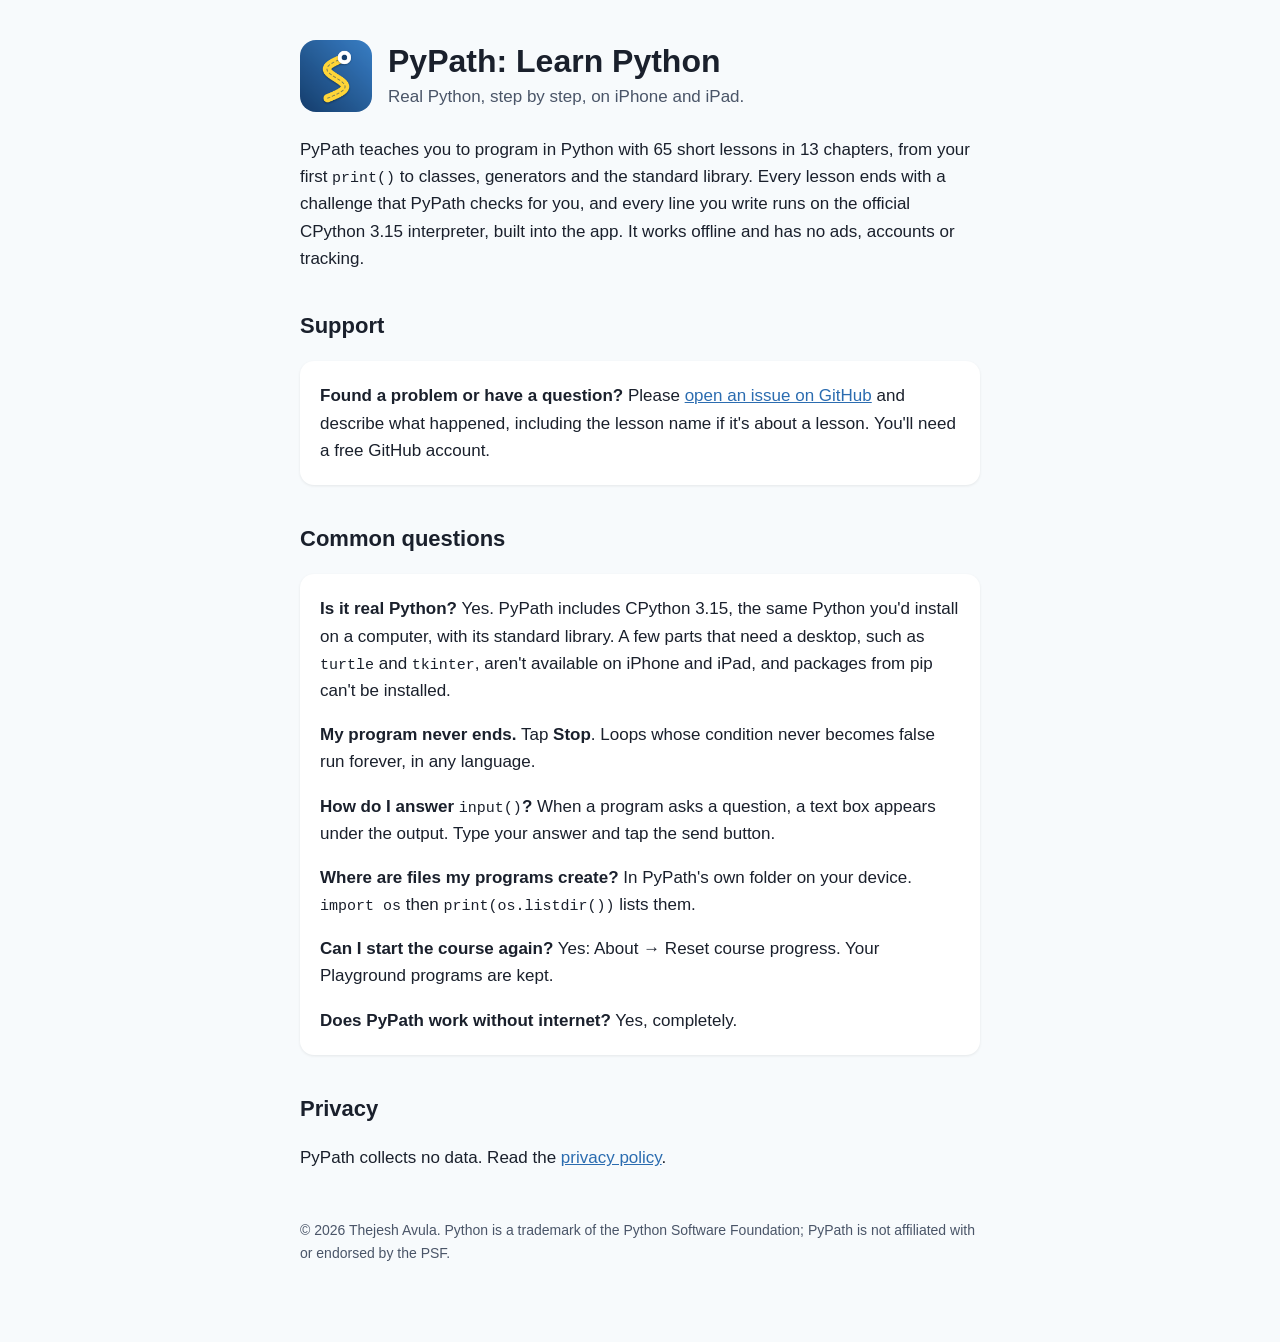
<file: index.html>
<!doctype html>
<html lang="en">
<head>
<meta charset="utf-8">
<meta name="viewport" content="width=device-width, initial-scale=1">
<title>PyPath: Learn Python — Support</title>
<meta name="description" content="PyPath teaches Python with 65 short lessons and challenges that run real Python 3.15 on iPhone and iPad.">
<link rel="stylesheet" href="style.css">
<link rel="icon" href="icon.png">
</head>
<body>
<main>
  <header>
    <img src="icon.png" alt="">
    <div>
      <h1>PyPath: Learn Python</h1>
      <p class="tagline">Real Python, step by step, on iPhone and iPad.</p>
    </div>
  </header>

  <p>PyPath teaches you to program in Python with 65 short lessons in 13 chapters, from your first <code>print()</code> to classes, generators and the standard library. Every lesson ends with a challenge that PyPath checks for you, and every line you write runs on the official CPython 3.15 interpreter, built into the app. It works offline and has no ads, accounts or tracking.</p>

  <h2 id="support">Support</h2>
  <div class="card">
    <p><strong>Found a problem or have a question?</strong> Please <a href="https://github.com/polyglot-learn/pypath/issues/new">open an issue on GitHub</a> and describe what happened, including the lesson name if it's about a lesson. You'll need a free GitHub account.</p>
  </div>

  <h2>Common questions</h2>
  <div class="card">
    <p><strong>Is it real Python?</strong> Yes. PyPath includes CPython 3.15, the same Python you'd install on a computer, with its standard library. A few parts that need a desktop, such as <code>turtle</code> and <code>tkinter</code>, aren't available on iPhone and iPad, and packages from pip can't be installed.</p>
    <p><strong>My program never ends.</strong> Tap <strong>Stop</strong>. Loops whose condition never becomes false run forever, in any language.</p>
    <p><strong>How do I answer <code>input()</code>?</strong> When a program asks a question, a text box appears under the output. Type your answer and tap the send button.</p>
    <p><strong>Where are files my programs create?</strong> In PyPath's own folder on your device. <code>import os</code> then <code>print(os.listdir())</code> lists them.</p>
    <p><strong>Can I start the course again?</strong> Yes: About → Reset course progress. Your Playground programs are kept.</p>
    <p><strong>Does PyPath work without internet?</strong> Yes, completely.</p>
  </div>

  <h2>Privacy</h2>
  <p>PyPath collects no data. Read the <a href="privacy.html">privacy policy</a>.</p>

  <footer>
    <p>© 2026 Thejesh Avula. Python is a trademark of the Python Software Foundation; PyPath is not affiliated with or endorsed by the PSF.</p>
  </footer>
</main>
</body>
</html>
</file>
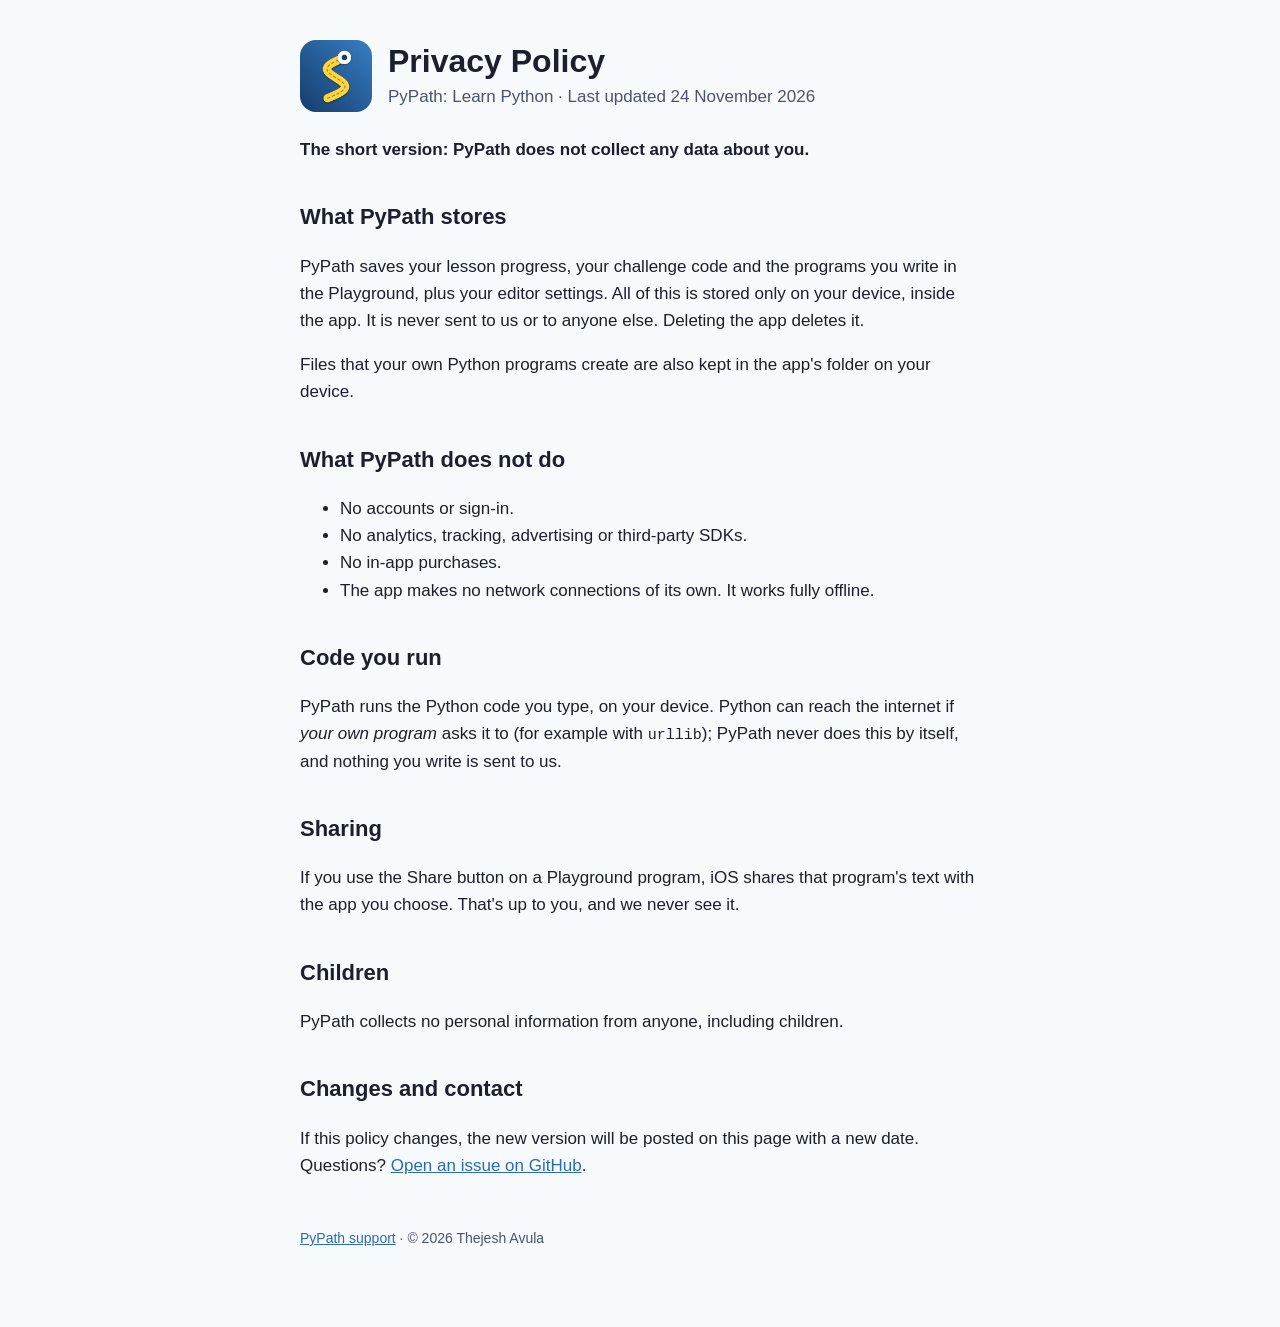
<file: privacy.html>
<!doctype html>
<html lang="en">
<head>
<meta charset="utf-8">
<meta name="viewport" content="width=device-width, initial-scale=1">
<title>PyPath: Learn Python — Privacy Policy</title>
<link rel="stylesheet" href="style.css">
<link rel="icon" href="icon.png">
</head>
<body>
<main>
  <header>
    <img src="icon.png" alt="">
    <div>
      <h1>Privacy Policy</h1>
      <p class="tagline">PyPath: Learn Python · Last updated 24 November 2026</p>
    </div>
  </header>

  <p><strong>The short version: PyPath does not collect any data about you.</strong></p>

  <h2>What PyPath stores</h2>
  <p>PyPath saves your lesson progress, your challenge code and the programs you write in the Playground, plus your editor settings. All of this is stored only on your device, inside the app. It is never sent to us or to anyone else. Deleting the app deletes it.</p>
  <p>Files that your own Python programs create are also kept in the app's folder on your device.</p>

  <h2>What PyPath does not do</h2>
  <ul>
    <li>No accounts or sign-in.</li>
    <li>No analytics, tracking, advertising or third-party SDKs.</li>
    <li>No in-app purchases.</li>
    <li>The app makes no network connections of its own. It works fully offline.</li>
  </ul>

  <h2>Code you run</h2>
  <p>PyPath runs the Python code you type, on your device. Python can reach the internet if <em>your own program</em> asks it to (for example with <code>urllib</code>); PyPath never does this by itself, and nothing you write is sent to us.</p>

  <h2>Sharing</h2>
  <p>If you use the Share button on a Playground program, iOS shares that program's text with the app you choose. That's up to you, and we never see it.</p>

  <h2>Children</h2>
  <p>PyPath collects no personal information from anyone, including children.</p>

  <h2>Changes and contact</h2>
  <p>If this policy changes, the new version will be posted on this page with a new date. Questions? <a href="https://github.com/polyglot-learn/pypath/issues/new">Open an issue on GitHub</a>.</p>

  <footer>
    <p><a href="index.html">PyPath support</a> · © 2026 Thejesh Avula</p>
  </footer>
</main>
</body>
</html>
</file>
<file: style.css>
:root { --blue: #2b6cb0; --ink: #1a202c; --muted: #4a5568; --bg: #f7fafc; --card: #fff; }
@media (prefers-color-scheme: dark) {
  :root { --blue: #7ab3ef; --ink: #edf2f7; --muted: #a0aec0; --bg: #111418; --card: #1a1f26; }
}
* { box-sizing: border-box; }
body { margin: 0; font: 17px/1.6 -apple-system, BlinkMacSystemFont, "Segoe UI", sans-serif; color: var(--ink); background: var(--bg); }
main { max-width: 720px; margin: 0 auto; padding: 40px 20px 64px; }
header { display: flex; align-items: center; gap: 16px; margin-bottom: 24px; }
header img { width: 72px; height: 72px; border-radius: 16px; }
h1 { font-size: 32px; margin: 0; line-height: 1.2; }
h2 { font-size: 22px; margin-top: 36px; }
p.tagline { margin: 2px 0 0; color: var(--muted); }
a { color: var(--blue); }
.card { background: var(--card); border-radius: 14px; padding: 4px 20px; margin: 16px 0; box-shadow: 0 1px 3px rgba(0,0,0,.08); }
code { font: 15px ui-monospace, SFMono-Regular, Menlo, monospace; }
footer { margin-top: 48px; color: var(--muted); font-size: 14px; }
</file>
